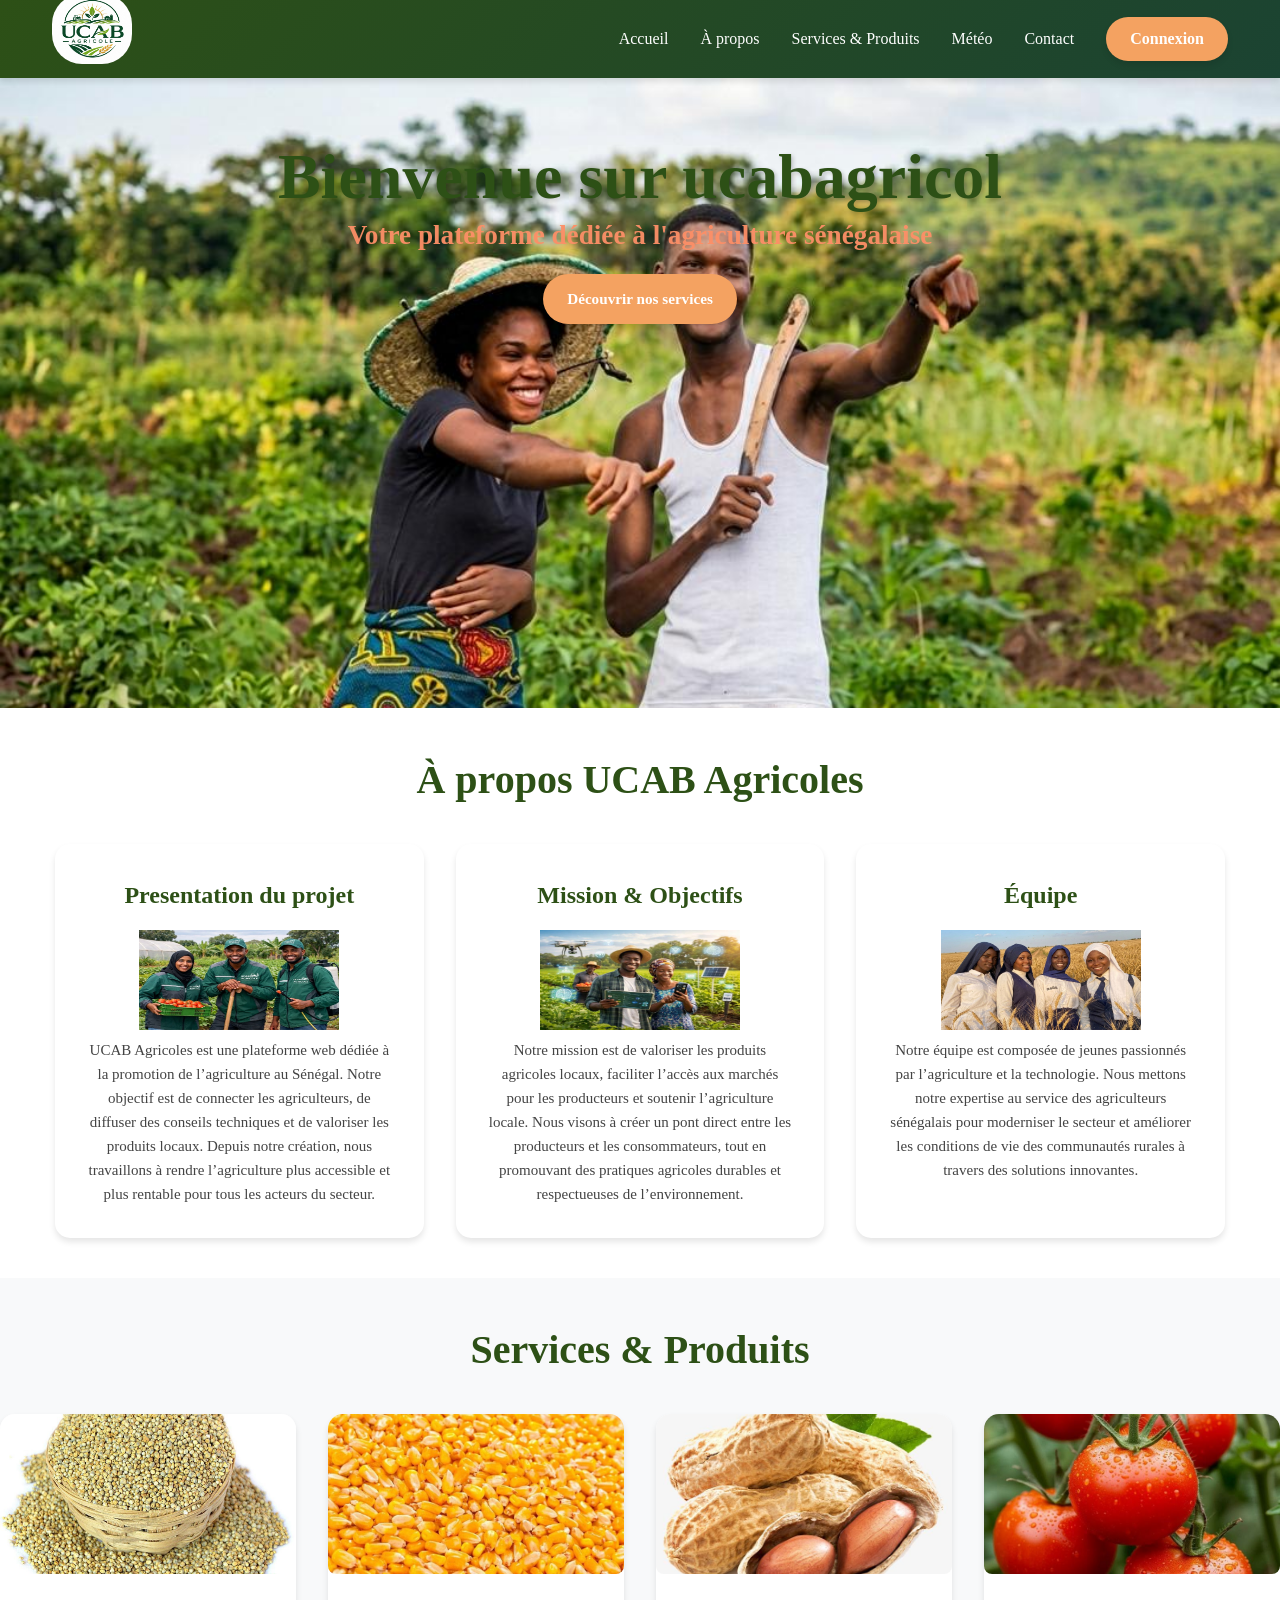
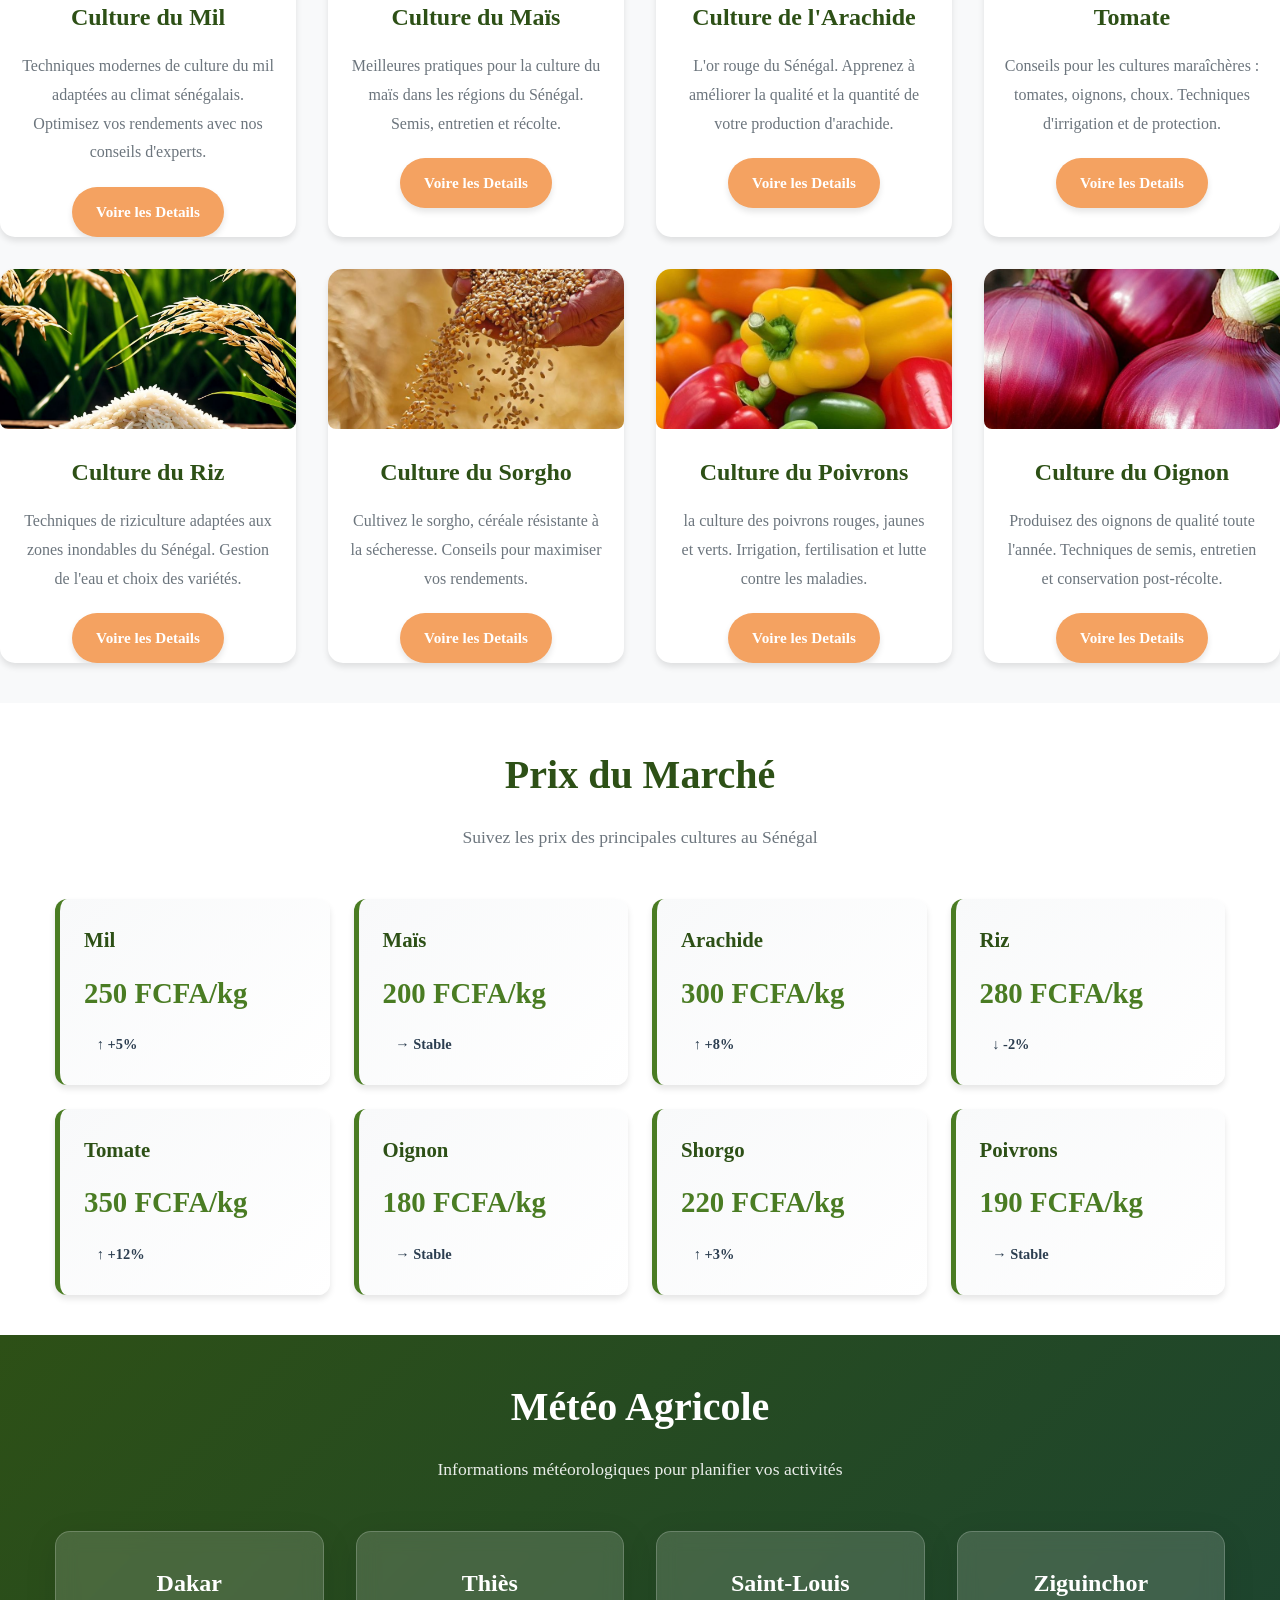
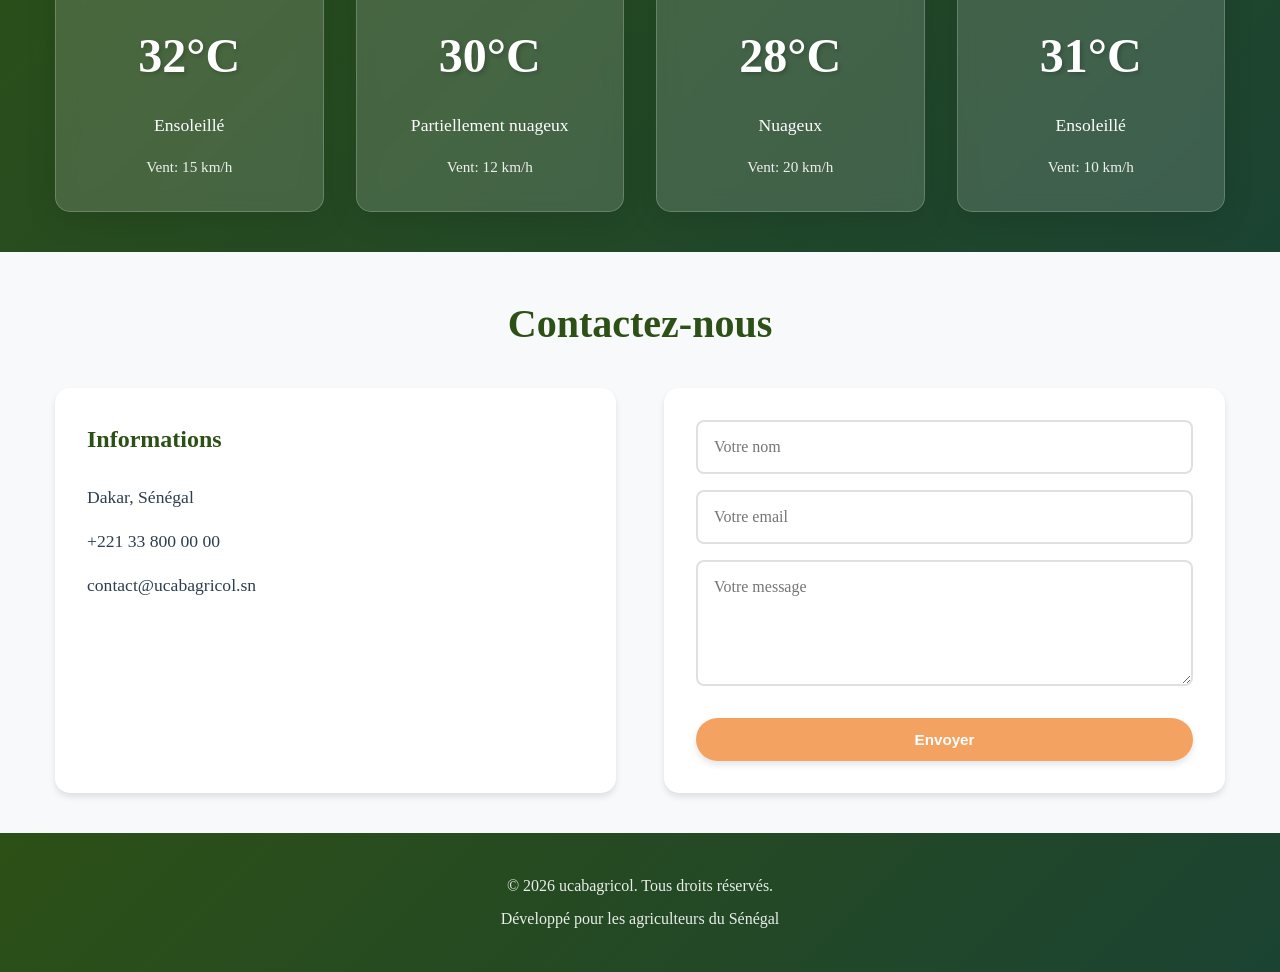
<file: index.html>
<!doctype html>
<html lang="fr">

<head>
  <meta charset="UTF-8" />
  <meta name="viewport" content="width=device-width, initial-scale=1.0" />
  <title>UCAB Agricole - Plateforme Agricole</title>
  <link rel="stylesheet" href="styles.css" />
</head>

<body>
  <header>
    <div class="container">
      <div class="logo">
        <h1><img src="images/logo.jpeg" alt=""></h1>

      </div>
      <nav>
        <ul>
          <li><a href="#accueil">Accueil</a></li>
          <li><a href="#a-propos">À propos</a></li>
          <li><a href="#Produits">Services & Produits</a></li>
          <li><a href="#meteo">Météo</a></li>
          <li><a href="#contact">Contact</a></li>
          <li><a href="connexion.html" class="btn-connexion">Connexion</a></li>
        </ul>
      </nav>
    </div>
  </header>

  <section id="accueil" class="hero">
    <div class="container">
      <h1>Bienvenue sur ucabagricol</h1>
      <h2 class="noir">Votre plateforme dédiée à l'agriculture sénégalaise</h2>
      <a href="#Produits" class="btn">Découvrir nos services</a>
    </div>
  </section>

  <!-- section apropos  -->
  <section id="a-propos" class="a-propos">
    <div class="container">
      <h2>À propos UCAB Agricoles</h2>
      <div class="cards">
        <div class="card">

          <h3>Presentation du projet</h3>
          <div class="img_apropos"></div>
          <img class="img_presentation" src="images/presentasion.jpeg" alt="">
          <p>
            UCAB Agricoles est une plateforme web dédiée à la promotion de l’agriculture au Sénégal. Notre objectif est
            de connecter les agriculteurs, de diffuser des conseils techniques et de valoriser les produits locaux.
            Depuis notre création, nous travaillons à rendre l’agriculture plus accessible et plus rentable pour tous
            les acteurs du secteur.
          </p>
        </div>
        <div class="card">
          <h3> Mission & Objectifs</h3>
          <img class="img_miss" src="images/mission.jpeg" alt="">

          <p>
            Notre mission est de valoriser les produits agricoles locaux, faciliter l’accès aux marchés pour les
            producteurs et soutenir l’agriculture locale. Nous visons à créer un pont direct entre les producteurs et
            les consommateurs, tout en promouvant des pratiques agricoles durables et respectueuses de l’environnement.
          </p>
        </div>
        <div class="card">
          <h3>Équipe</h3>
          <img class="img_EQUIPE" src="images/equipe.jpeg" alt="">

          <p>
            Notre équipe est composée de jeunes passionnés par l’agriculture et la technologie. Nous mettons notre
            expertise au service des agriculteurs sénégalais pour moderniser le secteur et améliorer les conditions de
            vie des communautés rurales à travers des solutions innovantes.
          </p>
        </div>

      </div>
  </section>


  <!--Section 2 SERVICE ET PRODUIT -->

  <section id="Produits" class="Produits">
    <!-- <div class="container"> -->
    <div class="services">
      <h2>Services & Produits</h2>
      <div class="cards">
        <div class="card">
          <img class="class" src="images/mil.jpeg" alt="">
          <h3>Culture du Mil</h3>
          <p>
            Techniques modernes de culture du mil adaptées au climat
            sénégalais. Optimisez vos rendements avec nos conseils d'experts.
          </p>
          <div class="Produits-cta">
            <a href="pages detail/mill.html" class="btn">Voire les Details</a>
          </div>
        </div>
        <div class="card">
          <img class="class" src="images/mais.jpeg" alt="">
          <h3>Culture du Maïs</h3>
          <p>
            Meilleures pratiques pour la culture du maïs dans les régions du
            Sénégal. Semis, entretien et récolte.
          </p>
          <div class="Produits-cta">
            <a href="pages detail/mais.html" class="btn">Voire les Details</a>
          </div>
        </div>
        <div class="card">
          <img class="class" src="images/gerte.jpeg" alt="">
          <h3>Culture de l'Arachide</h3>
          <p>
            L'or rouge du Sénégal. Apprenez à améliorer la qualité et la
            quantité de votre production d'arachide.
          </p>
          <div class="Produits-cta">
            <a href="pages detail/guerte.html" class="btn">Voire les Details</a>
          </div>
        </div>
        <div class="card">
          <img class="class" src="images/tomate.jpeg" alt="">
          <h3>Tomate</h3>
          <p>
            Conseils pour les cultures maraîchères : tomates, oignons, choux.
            Techniques d'irrigation et de protection.
          </p>
          <div class="Produits-cta">
            <a href="pages detail/tomat.html" class="btn">Voire les Details</a>
          </div>
        </div>
        <div class="card">
          <img class="class" src="images/riz.jpeg" alt="">
          <h3>Culture du Riz</h3>
          <p>
            Techniques de riziculture adaptées aux zones inondables du
            Sénégal. Gestion de l'eau et choix des variétés.
          </p>
          <div class="Produits-cta">
            <a href="pages detail/riz.html" class="btn">Voire les Details</a>
          </div>
        </div>
        <div class="card">
          <img class="class" src="images/bele.jpeg" alt="">
          <h3>Culture du Sorgho</h3>
          <p>
            Cultivez le sorgho, céréale résistante à la sécheresse. Conseils
            pour maximiser vos rendements.
          </p>
          <div class="Produits-cta">
            <a href="pages detail/blai.html" class="btn">Voire les Details</a>
          </div>
        </div>

        <div class="card">
          <img class="class" src="images/kane salte.jpeg" alt="">
          <h3>Culture du Poivrons</h3>
          <p>
            la culture des poivrons rouges,
            jaunes et verts. Irrigation,
            fertilisation et lutte contre les maladies.
          </p>
          <div class="Produits-cta">
            <a href="pages detail/poivron.html " class="btn">Voire les Details</a>
          </div>
        </div>

        <div class="card">
          <img class="class" src="images/oigno.jpeg" alt="">
          <h3>Culture du Oignon</h3>
          <p>
            Produisez des oignons de qualité toute l'année. Techniques de semis, entretien et conservation post-récolte.
          </p>
          <div class="Produits-cta">
            <a href="pages detail/oignon.html" class="btn">Voire les Details</a>
          </div>
        </div>


      </div>

    </div>
  </section>


  <section id="marche" class="marche">
    <div class="container">
      <h2>Prix du Marché</h2>
      <p class="section-subtitle">
        Suivez les prix des principales cultures au Sénégal
      </p>
      <div class="prix-grid">
        <div class="prix-item">
          <h4>Mil</h4>
          <p class="prix">250 FCFA/kg</p>
          <span class="tendance">↑ +5%</span>
        </div>
        <div class="prix-item">
          <h4>Maïs</h4>
          <p class="prix">200 FCFA/kg</p>
          <span class="tendance">→ Stable</span>
        </div>
        <div class="prix-item">
          <h4>Arachide</h4>
          <p class="prix">300 FCFA/kg</p>
          <span class="tendance">↑ +8%</span>
        </div>
        <div class="prix-item">
          <h4>Riz</h4>
          <p class="prix">280 FCFA/kg</p>
          <span class="tendance">↓ -2%</span>
        </div>
        <div class="prix-item">
          <h4>Tomate</h4>
          <p class="prix">350 FCFA/kg</p>
          <span class="tendance">↑ +12%</span>
        </div>
        <div class="prix-item">
          <h4>Oignon</h4>
          <p class="prix">180 FCFA/kg</p>
          <span class="tendance">→ Stable</span>
        </div>
        <div class="prix-item">
          <h4>Shorgo</h4>
          <p class="prix">220 FCFA/kg</p>
          <span class="tendance">↑ +3%</span>
        </div>
        <div class="prix-item">
          <h4>Poivrons</h4>
          <p class="prix">190 FCFA/kg</p>
          <span class="tendance">→ Stable</span>
        </div>
      </div>
    </div>
  </section>

  <section id="meteo" class="meteo">
    <div class="container">
      <h2>Météo Agricole</h2>
      <p class="section-subtitle">
        Informations météorologiques pour planifier vos activités
      </p>
      <div class="meteo-cards">
        <div class="meteo-card">
          <h3>Dakar</h3>
          <div class="temperature">32°C</div>
          <p> Ensoleillé</p>
          <span class="vent">Vent: 15 km/h</span>
        </div>
        <div class="meteo-card">
          <h3>Thiès</h3>
          <div class="temperature">30°C</div>
          <p> Partiellement nuageux</p>
          <span class="vent">Vent: 12 km/h</span>
        </div>
        <div class="meteo-card">
          <h3>Saint-Louis</h3>
          <div class="temperature">28°C</div>
          <p> Nuageux</p>
          <span class="vent">Vent: 20 km/h</span>
        </div>
        <div class="meteo-card">
          <h3>Ziguinchor</h3>
          <div class="temperature">31°C</div>
          <p> Ensoleillé</p>
          <span class="vent">Vent: 10 km/h</span>
        </div>
      </div>
    </div>
  </section>

  <section id="contact" class="contact">
    <div class="container">
      <h2>Contactez-nous</h2>
      <div class="contact-content">
        <div class="contact-info">
          <h3>Informations</h3>
          <p> Dakar, Sénégal</p>
          <p> +221 33 800 00 00</p>
          <p> contact@ucabagricol.sn</p>
        </div>
        <form class="contact-form">
          <input type="text" placeholder="Votre nom" required />
          <input type="email" placeholder="Votre email" required />
          <textarea placeholder="Votre message" rows="5" required></textarea>
          <button type="submit" class="btn">Envoyer</button>
        </form>
      </div>
    </div>
  </section>

  <footer>
    <div class="container">
      <p>&copy; 2026 ucabagricol. Tous droits réservés.</p>
      <p>Développé pour les agriculteurs du Sénégal</p>
    </div>
  </footer>
</body>

</html>
</file>
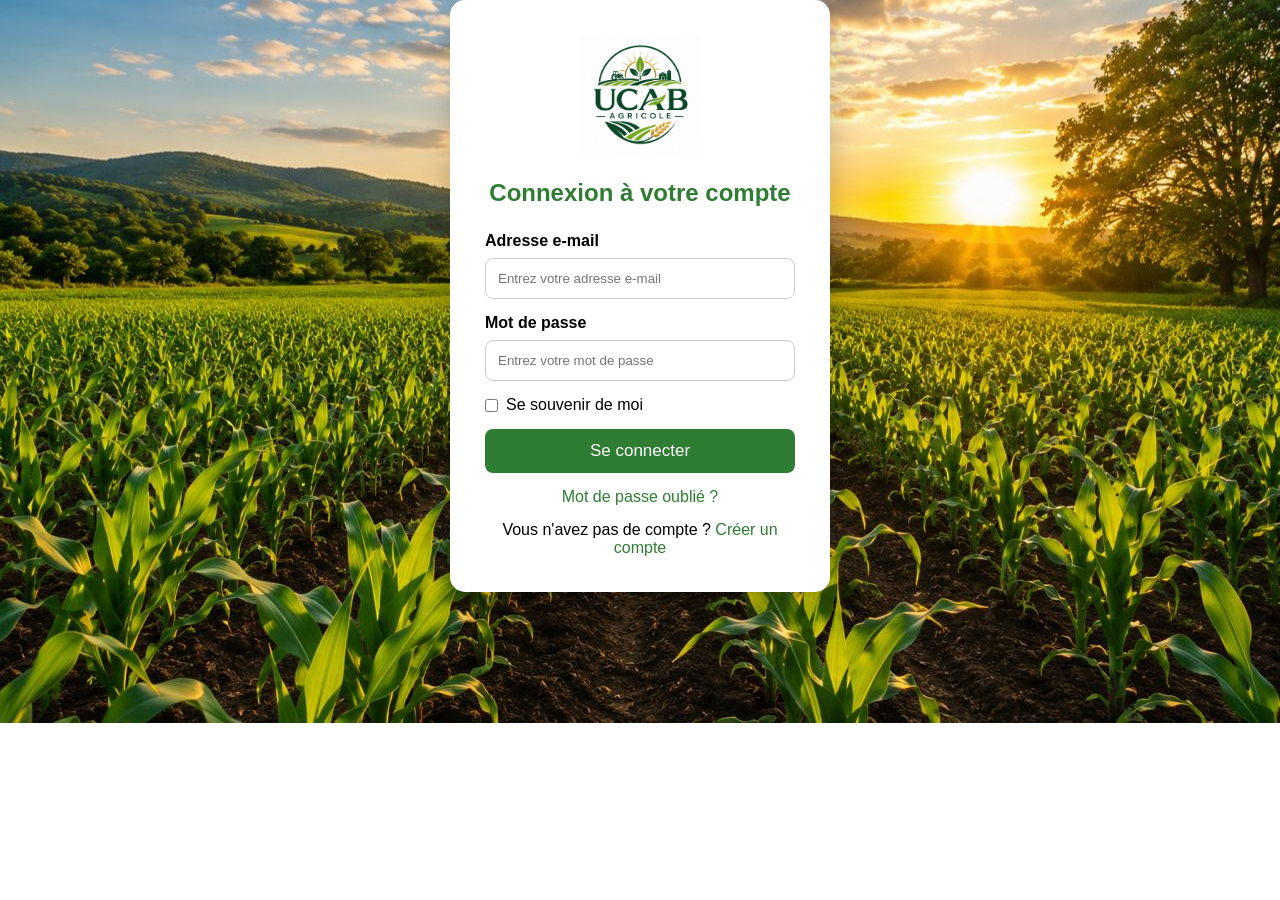
<file: connexion.html>
<!DOCTYPE html>
<html lang="en">

<head>
    <meta charset="UTF-8">
    <meta name="viewport" content="width=device-width, initial-scale=1.0">
    <title>Connexion - UCAB Agricole</title>
    <link rel="stylesheet" href="connexion.css">
</head>

<body>

    <div class="login-container">

        <img src="./images/logo.jpeg" alt="Logo UCAB Agricole" class="logo">

        <h2>Connexion à votre compte</h2>

        <form>
            <label>Adresse e-mail</label>
            <input type="email" placeholder="Entrez votre adresse e-mail" required>

            <label>Mot de passe</label>
            <input type="password" placeholder="Entrez votre mot de passe" required>

            <div class="remember">
                <input type="checkbox">
                <span>Se souvenir de moi</span>
            </div>

            <button type="submit">Se connecter</button>

            <a href="#">Mot de passe oublié ?</a>

            <p>Vous n'avez pas de compte ? <a href="#">Créer un compte</a></p>
        </form>

    </div>

</body>

</html>
</file>
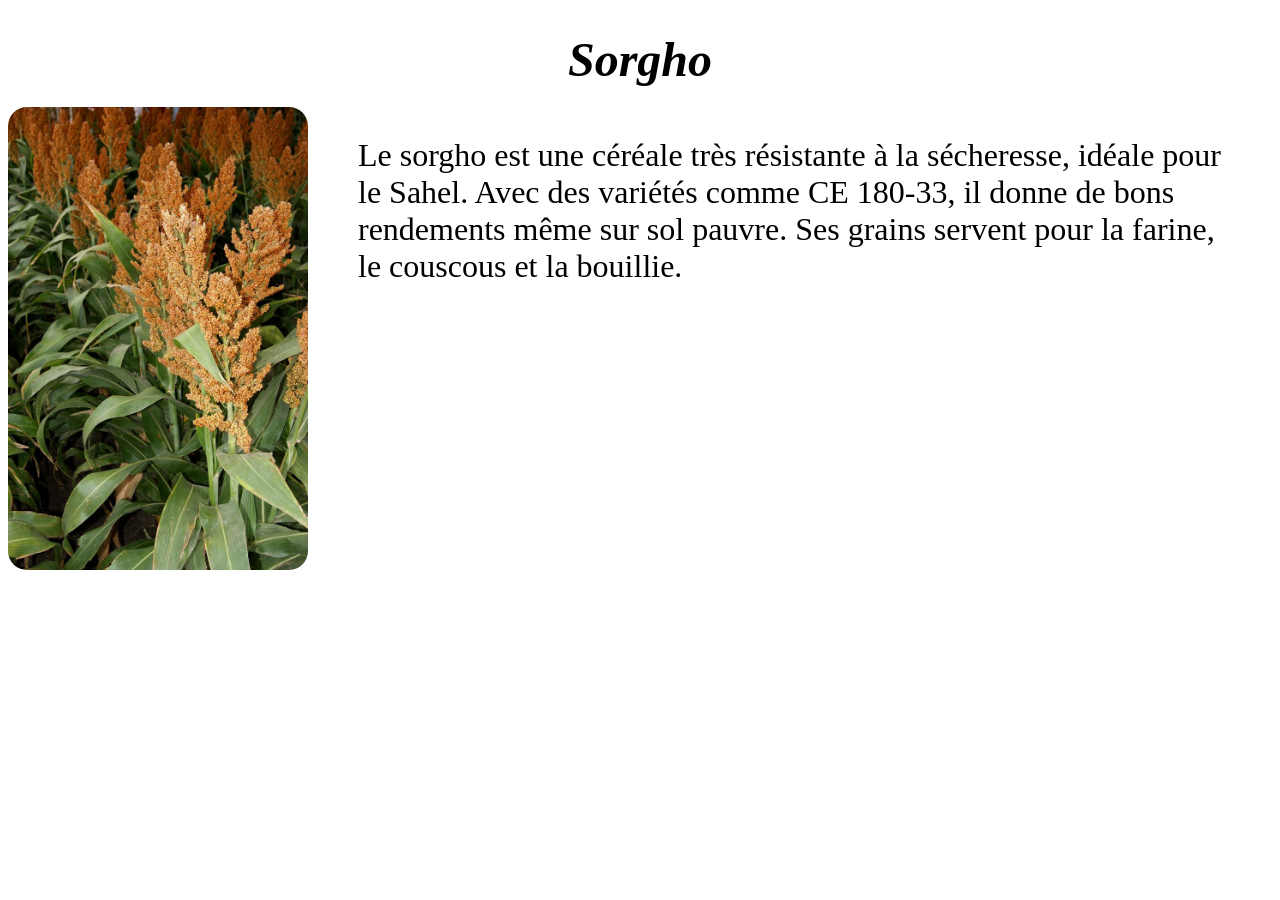
<file: pages detail/blai.html>
<!DOCTYPE html>
<html lang="fr">

<head>
    <meta charset="UTF-8">
    <meta name="viewport" content="width=device-width, initial-scale=1.0">
    <title>Sorgho - UCAB Agricole</title>
    <link rel="stylesheet" href="detail.css">
</head>

<body>
    <div class="sorgho">
        <h1>Sorgho</h1>
        <div class="content">
            <img src="../images/Baile.jpeg" alt="">
            <p class="description">
                Le sorgho est une céréale très résistante à la sécheresse, idéale pour le Sahel.
                Avec des variétés comme CE 180-33, il donne de bons rendements même sur sol pauvre.
                Ses grains servent pour la farine, le couscous et la bouillie.
            </p>
        </div>
    </div>

</body>

</html>
</file>
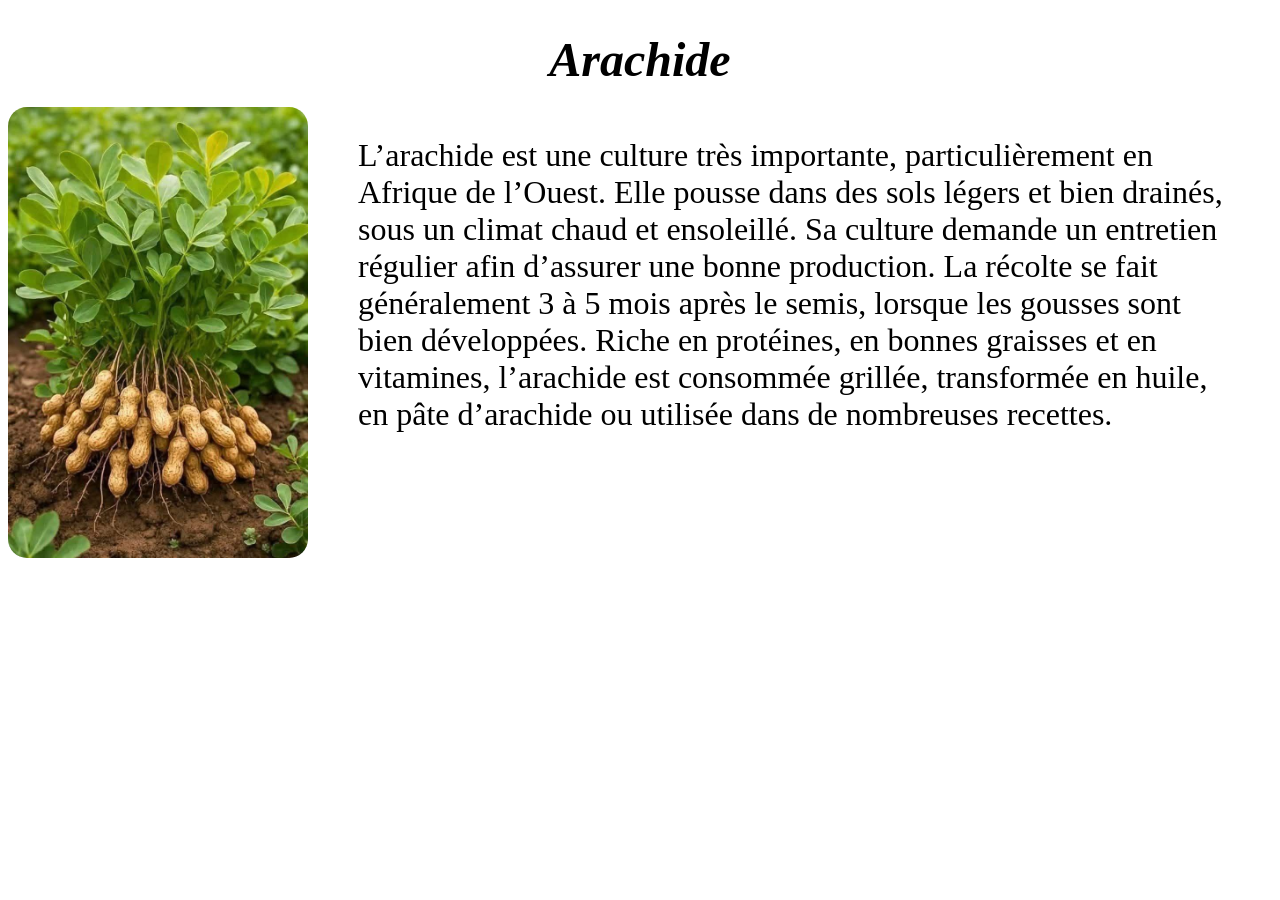
<file: pages detail/guerte.html>
<!DOCTYPE html>
<html lang="fr">

<head>
    <meta charset="UTF-8">
    <meta name="viewport" content="width=device-width, initial-scale=1.0">
    <title>Arachide - UCAB Agricole</title>
    <link rel="stylesheet" href="detail.css">
</head>

<body>
    <div class="arachite">
        <h1>Arachide</h1>
        <div class="content">
            <img src="../images/guerte.jpeg" alt="">
            <p>
                L’arachide est une culture très importante,
                particulièrement en Afrique de l’Ouest.
                Elle pousse dans des sols légers et bien drainés,
                sous un climat chaud et ensoleillé.
                Sa culture demande un entretien régulier afin d’assurer une bonne production. La récolte se fait
                généralement 3 à 5 mois après le semis, lorsque les gousses sont bien développées. Riche en protéines,
                en bonnes graisses et en vitamines, l’arachide est consommée grillée, transformée en huile,
                en pâte d’arachide ou utilisée dans de nombreuses recettes.
            </p>
        </div>
    </div>
</body>

</html>
</file>
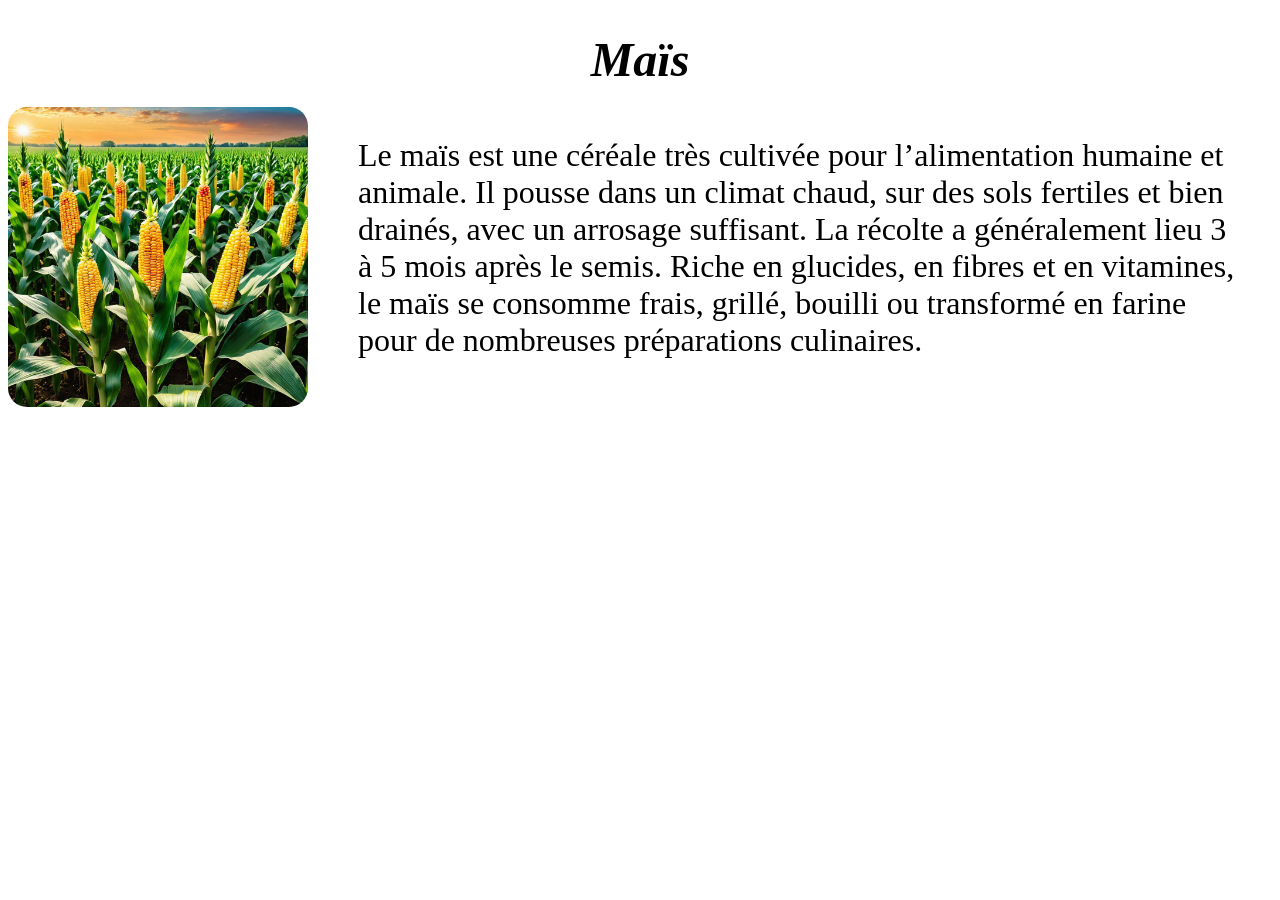
<file: pages detail/mais.html>
<!DOCTYPE html>
<html lang="fr">

<head>
    <meta charset="UTF-8">
    <meta name="viewport" content="width=device-width, initial-scale=1.0">
    <title>Maïs - UCAB Agricole</title>
    <link rel="stylesheet" href="detail.css">
</head>

<body>
    <div class="maïs">
        <h1>Maïs</h1>
        <div class="content">
            <img src="../images/maise.jpeg" alt="">
            <p>
                Le maïs est une céréale très cultivée pour l’alimentation humaine et animale. Il pousse dans un climat
                chaud, sur des sols fertiles et bien drainés, avec un arrosage suffisant. La récolte a généralement lieu
                3 à 5 mois après le semis. Riche en glucides, en fibres et en vitamines, le maïs se consomme frais,
                grillé, bouilli ou transformé en farine pour de nombreuses préparations culinaires.
            </p>
        </div>

    </div>
</body>

</html>
</file>
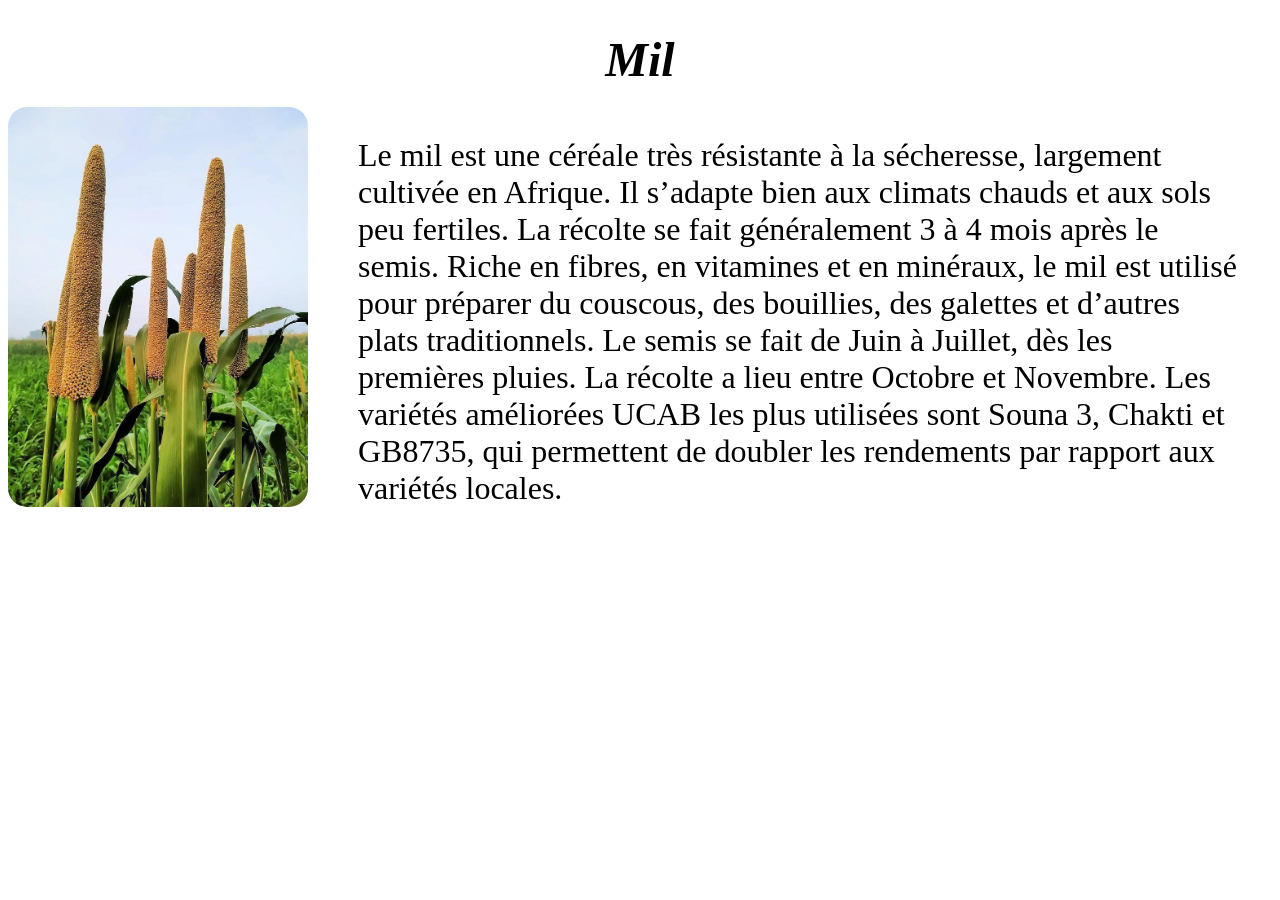
<file: pages detail/mill.html>
<!DOCTYPE html>
<html lang="fr">

<head>
    <meta charset="UTF-8">
    <meta name="viewport" content="width=device-width, initial-scale=1.0">
    <title>Mil - UCAB Agricole</title>
    <link rel="stylesheet" href="detail.css">
</head>

<body>
    <div class="mil">
        <h1>Mil</h1>
        <div class="content">
            <img src="../images/Mill.jpeg" alt="">
            <p>
                Le mil est une céréale très résistante à la sécheresse,
                largement cultivée en Afrique. Il s’adapte bien aux climats chauds
                et aux sols peu fertiles. La récolte se fait généralement 3 à 4 mois après le semis.
                Riche en fibres, en vitamines et en minéraux, le mil est utilisé pour préparer du couscous,
                des bouillies, des galettes et d’autres plats traditionnels.


                Le semis se fait de Juin à Juillet, dès les premières pluies.
                La récolte a lieu entre Octobre et Novembre. Les variétés améliorées UCAB les plus utilisées sont
                Souna 3, Chakti et GB8735, qui permettent de doubler les rendements par rapport aux variétés locales.

            </p>
        </div>
    </div>
</body>

</html>
</file>
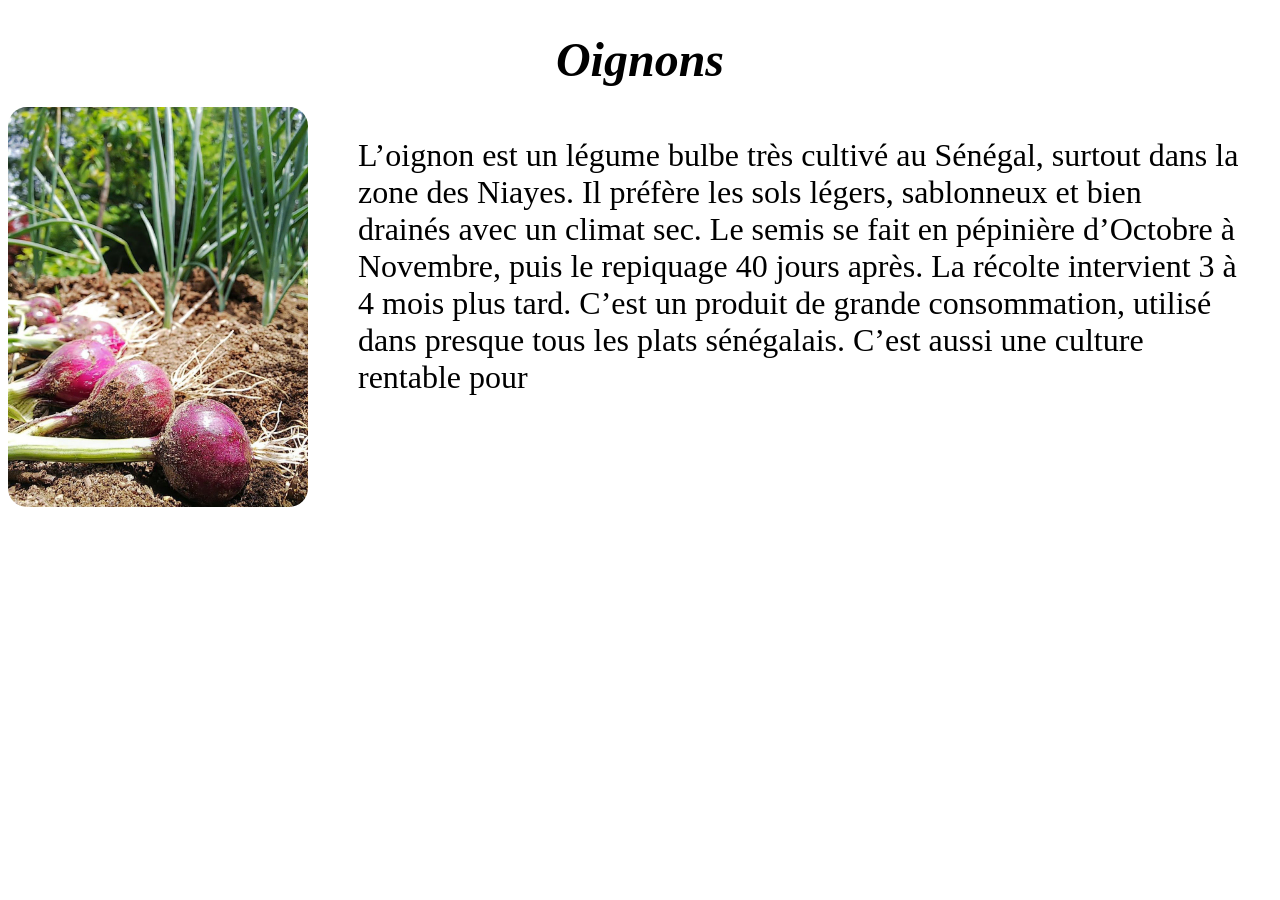
<file: pages detail/oignon.html>
<!DOCTYPE html>
<html lang="fr">

<head>
    <meta charset="UTF-8">
    <meta name="viewport" content="width=device-width, initial-scale=1.0">
    <title>Oignons - UCAB Agricole</title>
    <link rel="stylesheet" href="detail.css">
</head>

<body>
    <div class="oignons">
        <h1>Oignons</h1>
        <div class="content">
            <img src="../images/oignos.jpeg" alt="">
            <p class="description">
                L’oignon est un légume bulbe très cultivé au Sénégal, surtout dans la zone des Niayes.
                Il préfère les sols légers, sablonneux et bien drainés avec un climat sec.

                Le semis se fait en pépinière d’Octobre à Novembre, puis le repiquage 40 jours après.
                La récolte intervient 3 à 4 mois plus tard.

                C’est un produit de grande consommation, utilisé dans presque tous les plats sénégalais.
                C’est aussi une culture rentable pour
            </p>
        </div>
    </div>

</body>

</html>
</file>
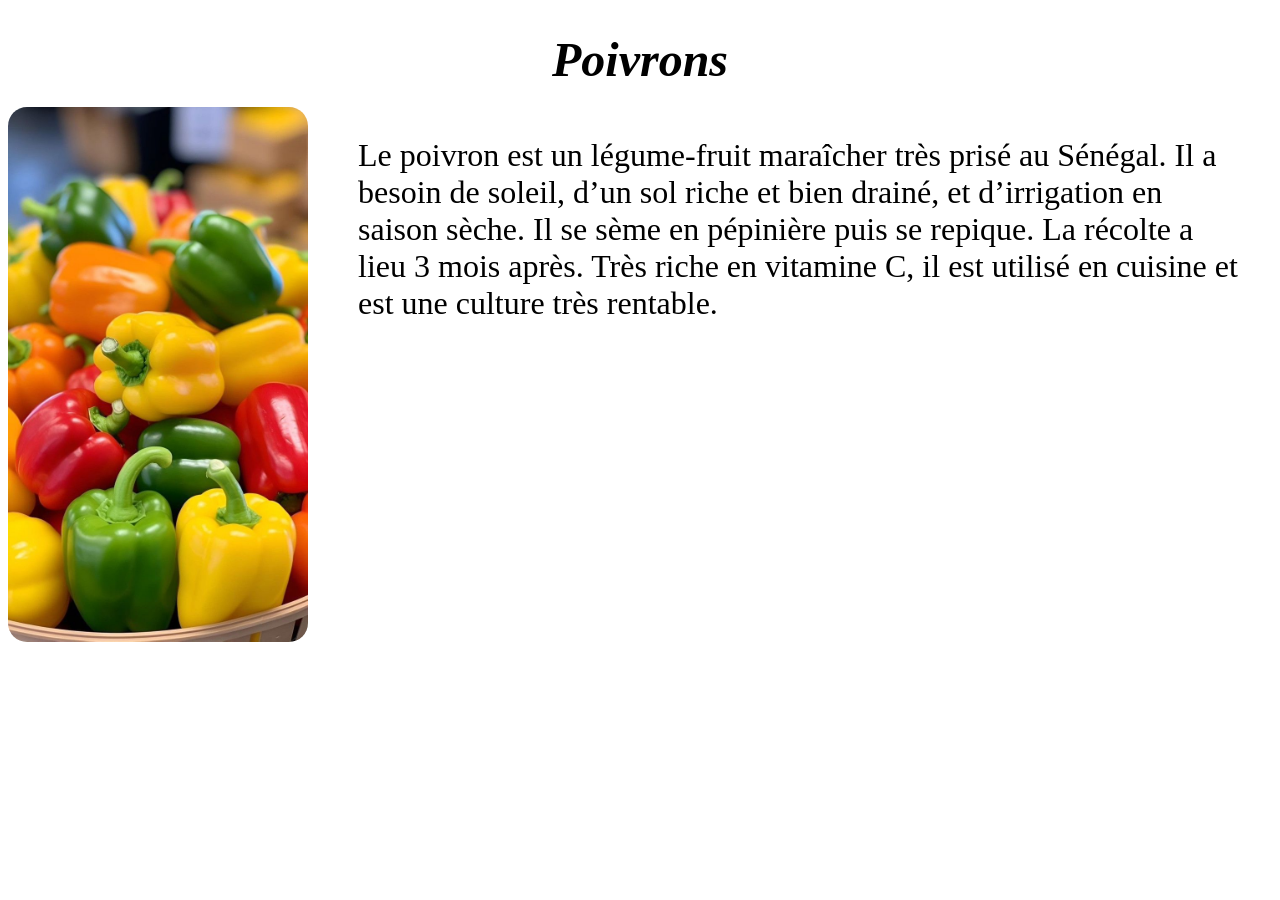
<file: pages detail/poivron.html>
<!DOCTYPE html>
<html lang="fr">

<head>
    <meta charset="UTF-8">
    <meta name="viewport" content="width=device-width, initial-scale=1.0">
    <title>Poivrons - UCAB Agricole</title>
    <link rel="stylesheet" href="detail.css">
</head>

<body>
    <div class="mil">
        <h1>Poivrons</h1>
        <div class="content">
            <img src="../images/kane salte.jpeg" alt="">
            <p>
                Le poivron est un légume-fruit maraîcher très prisé au Sénégal.
                Il a besoin de soleil, d’un sol riche et bien drainé, et d’irrigation en saison sèche.

                Il se sème en pépinière puis se repique. La récolte a lieu 3 mois après.
                Très riche en vitamine C, il est utilisé en cuisine et est une culture très rentable.

            </p>
        </div>
    </div>
</body>

</html>
</file>
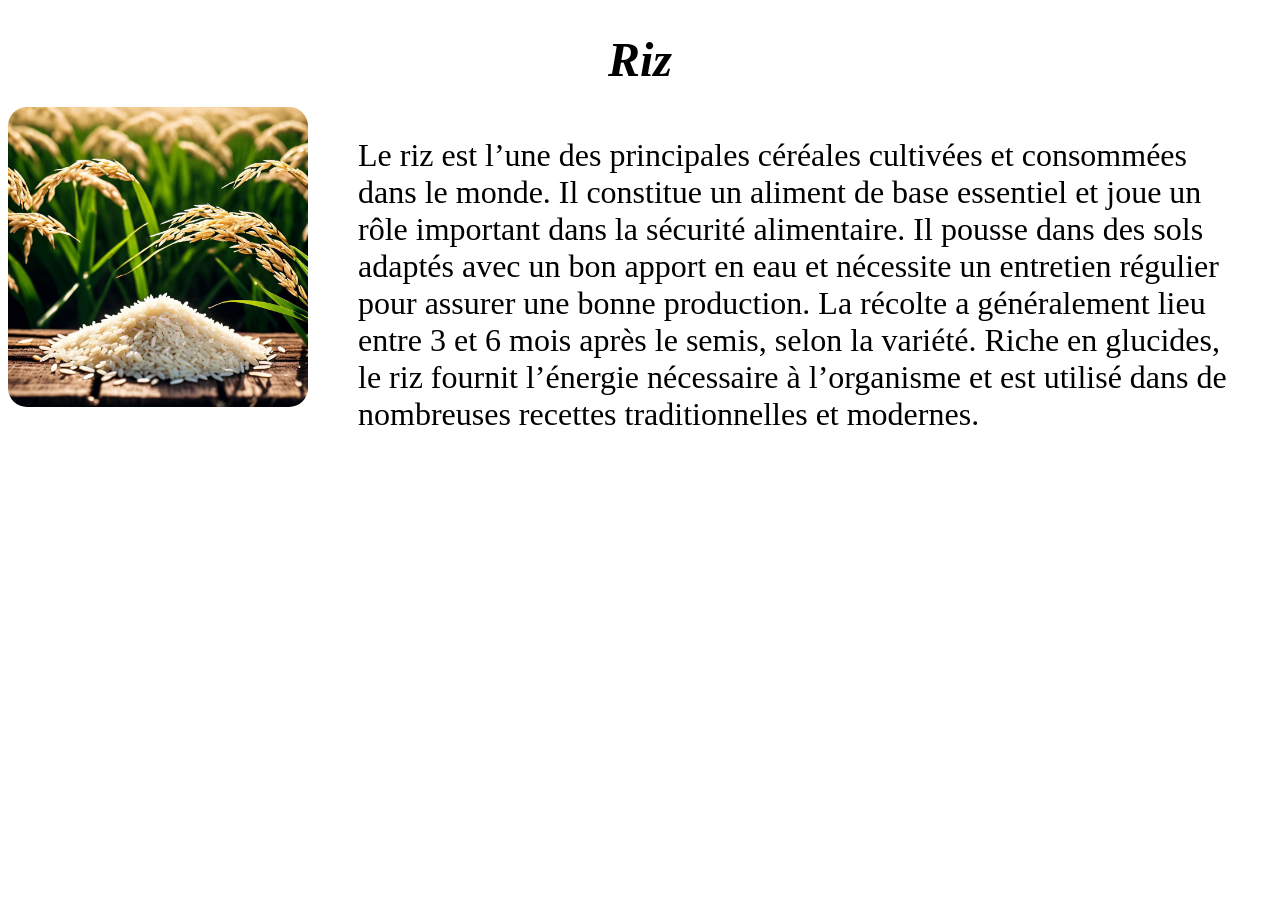
<file: pages detail/riz.html>
<!DOCTYPE html>
<html lang="fr">

<head>
    <meta charset="UTF-8">
    <meta name="viewport" content="width=device-width, initial-scale=1.0">
    <title>Riz - UCAB Agricole</title>
    <link rel="stylesheet" href="detail.css">
</head>

<body>
    <div class="riz">
        <h1>Riz </h1>
        <div class="content">
            <img src="../images/riz.jpeg" alt="">
            <p> Le riz est l’une des principales céréales cultivées et consommées dans le monde. Il constitue un aliment
                de base essentiel et joue un rôle important dans la sécurité alimentaire. Il pousse dans des sols
                adaptés avec un bon apport en eau et nécessite un entretien régulier pour assurer une bonne production.
                La récolte a généralement lieu entre 3 et 6 mois après le semis, selon la variété. Riche en glucides, le
                riz fournit l’énergie nécessaire à l’organisme
                et est utilisé dans de nombreuses recettes traditionnelles et modernes.
            </p>
        </div>
    </div>

</body>

</html>
</file>
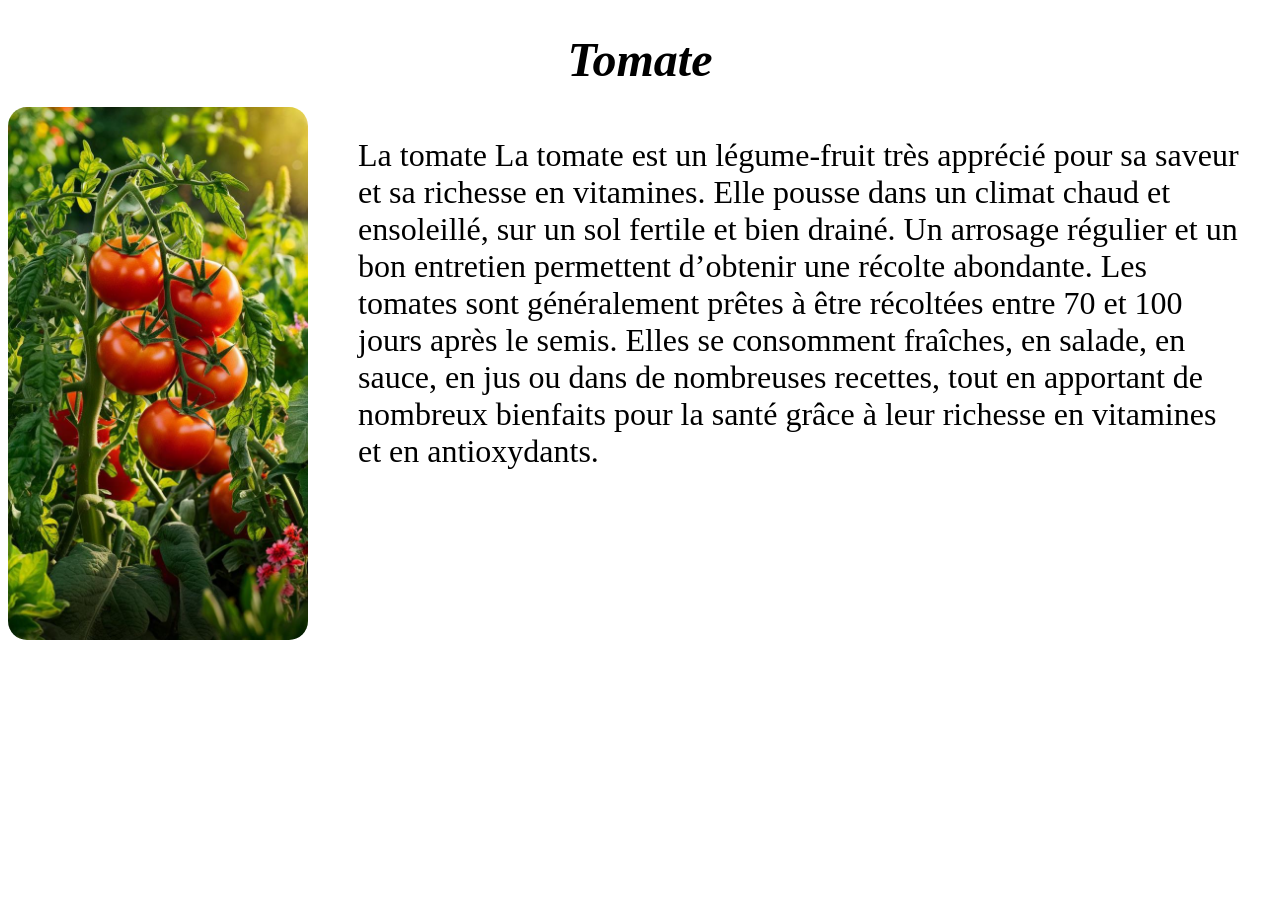
<file: pages detail/tomat.html>
<!DOCTYPE html>
<html lang="fr">

<head>
    <meta charset="UTF-8">
    <meta name="viewport" content="width=device-width, initial-scale=1.0">
    <title>Tomate - UCAB Agricole</title>
    <link rel="stylesheet" href="detail.css">
</head>

<body>
    <div class="tomate">
        <h1>Tomate</h1>
        <div class="content">
            <img class="tomate" src="../images/Tomater.jpeg" alt="">
            <p class="description">
                La tomate

                La tomate est un légume-fruit très apprécié pour sa saveur et sa richesse en vitamines.
                Elle pousse dans un climat chaud et ensoleillé,
                sur un sol fertile et bien drainé. Un arrosage
                régulier et un bon entretien permettent d’obtenir
                une récolte abondante. Les tomates sont généralement prêtes à être récoltées entre 70 et 100 jours après
                le semis. Elles se consomment fraîches, en salade, en sauce, en jus ou dans de nombreuses recettes, tout
                en apportant de nombreux bienfaits pour la santé grâce à leur richesse en vitamines et en antioxydants.
            </p>
        </div>

    </div>
</body>

</html>
</file>
<file: styles.css>
/* Reset et styles de base */
* {
    margin: 0;
    padding: 0;
    box-sizing: border-box;
}

:root {
    --primary-color: #2d5016;
    --secondary-color: #4a7c23;
    --accent-color: #f4a261;
    --light-green: #90be6d;
    --dark-green: #1b4332;
    --white: #ffffff;
    --light-gray: #f8f9fa;
    --text-dark: #2c3e50;
    --text-light: #6c757d;
    --shadow: 0 4px 6px rgba(0, 0, 0, 0.1);
    --shadow-hover: 0 8px 15px rgba(0, 0, 0, 0.2);
}

body {
    /* font-family: 'Segoe UI', Tahoma, Geneva, Verdana, sans-serif; */
    font-family: 'Times New Roman', Times, serif;
    line-height: 1.6;
    color: var(--text-dark);
    background-color: var(--white);
    width: 100%;
    overflow-x: hidden;

}

.container {
    max-width: 1200px;
    margin: 0 auto;
    padding: 0 20px;
}

/* Header et navigation */
header {


    position: sticky;
    top: 0;
    z-index: 1000;
    background: #1a1a2e;
    background: linear-gradient(135deg, var(--primary-color), var(--dark-green));
    color: var(--white);
    padding: 1.5rem 0;
    box-shadow: var(--shadow);
    position: sticky;
    top: 0;
    z-index: 1000;


}

header .container {
    display: flex;
    justify-content: space-between;
    align-items: center;
    margin-top: -30px;
    margin-bottom: -30px;
    padding: 0 12px;

}

.noir {
    color: rgb(253, 143, 103);
    margin-top: -30px;



}

.logo h1 img {
    font-size: 2rem;
    margin-bottom: 0.3rem;
    width: 80px;
    height: 70px;
    margin-left: 0;
    border-radius: 30px;
}



nav ul {
    list-style: none;
    display: flex;
    gap: 2rem;
    align-items: center;
    flex-wrap: nowrap;
}

nav ul li {
    white-space: nowrap;
    /* éviter le retour à la ligne des liens */
}

nav ul li {
    margin-top: 0;
}

nav a {
    color: var(--white);
    text-decoration: none;
    font-weight: 500;
    transition: color 0.3s ease;
    padding: 0.5rem 0;
    border-bottom: 2px solid transparent;
}

nav a:hover {
    color: var(--accent-color);
    border-bottom-color: var(--accent-color);
}

.btn-connexion {
    background: var(--accent-color);
    color: var(--white);
    padding: 0.6rem 1.5rem;
    border-radius: 50px;
    font-weight: 600;
    transition: all 0.3s ease;
    box-shadow: var(--shadow);
    border: none;
    cursor: pointer;
    text-decoration: none;
    display: inline-block;
}

.btn-connexion:hover {
    background: #e76f51;
    transform: translateY(-2px);
    box-shadow: var(--shadow-hover);
    color: var(--white);
    border-bottom-color: transparent;
}

/* Section Hero */
.hero {

    color: var(--white);
    padding: 5rem 0;
    text-align: center;
    background-image: url(images/back.jpeg);
    width: 100%;
    min-height: 70vh;
    background-size: cover;
    background-position: center;

}

.hero h1 {
    font-size: clamp(2rem, 5vw, 5rem);
    margin-bottom: 1rem;
    text-shadow: 2px 2px 4px rgba(0, 0, 0, 0.2);
    color: #2d5016;
}

.hero h2 {
    font-size: clamp(1rem, 2.5vw, 1.7rem);
    opacity: 0.95;
    margin-bottom: 1rem;
}

.btn {
    display: inline-block;
    background: var(--accent-color);
    color: var(--white);
    padding: 1rem 2rem;
    text-decoration: none;
    border-radius: 50px;
    font-weight: 600;
    transition: all 0.3s ease;
    box-shadow: var(--shadow);
    border: none;
    cursor: pointer;
    font-size: 1rem;


}

.btn:hover {
    background: #e76f51;
    transform: translateY(-2px);
    box-shadow: var(--shadow-hover);

}


/* RESPONSIVE TABLET ET MOBILE */
@media (max-width: 768px) {

    /* Header responsive */
    header .container {
        flex-direction: column;
        gap: 1rem;
        margin-top: 0;
        margin-bottom: 0;
    }

    .logo h1 img {
        margin-left: 0;
        width: 60px;
        height: 50px;
    }

    nav ul {
        gap: 1rem;
        flex-wrap: wrap;
        justify-content: center;
    }

    nav a {
        font-size: 0.9rem;
        padding: 0.5rem 0.7rem;
    }


    /* Adaptations intermédiaires pour tablettes / petits PC */
    @media (max-width: 1024px) {
        .container {
            padding: 0 18px;
        }

        nav ul {
            gap: 1rem;
        }
    }

    /* Très petits écrans : empiler le menu */
    @media (max-width: 600px) {
        nav ul {
            flex-direction: column;
            gap: 0.5rem;
            align-items: center;
        }

        header .container {
            align-items: center;
        }

        .btn {
            padding: 0.8rem 1.2rem;
        }
    }

    /* Grands écrans : limiter l'empattement et garantir lisibilité */
    @media (min-width: 1400px) {
        .container {
            max-width: 1400px;
        }

        .hero {
            padding: 6rem 0;
        }
    }

    .btn-connexion {
        padding: 0.5rem 1rem;
        font-size: 0.9rem;
    }

    /* Hero responsive */
    .hero {
        height: 60vh;
        padding: 2rem 0;
    }

    .hero h1 {
        font-size: 2rem;
        margin-bottom: 1rem;
    }

    .hero h2 {
        font-size: 1.2rem;
        margin-bottom: 1.5rem;
    }

    .btn {
        padding: 0.8rem 1.5rem;
        font-size: 0.9rem;
    }

    /* Sections */
    section h2 {
        font-size: 1.8rem;
    }

    .cards {
        grid-template-columns: 1fr;
        gap: 1.5rem;
    }

    .card {
        padding: 1.5rem;
    }
}

/* RESPONSIVE TRÈS PETIT ÉCRAN (< 480px) */
@media (max-width: 480px) {
    header .container {
        padding: 0 10px;
    }

    .logo h1 img {
        width: 50px;
        height: 40px;
    }

    nav ul {
        gap: 0.5rem;
        flex-direction: column;
        width: 100%;
    }

    nav a {
        display: block;
        text-align: center;
        padding: 0.5rem;
        font-size: 0.85rem;
    }

    .btn-connexion {
        width: 100%;
        text-align: center;
    }

    .hero {
        height: 50vh;
        padding: 1rem 0;
    }

    .hero h1 {
        font-size: 1.5rem;
    }

    .hero h2 {
        font-size: 1rem;
        margin-bottom: 1rem;
    }

    section h2 {
        font-size: 1.5rem;
    }

    .container {
        padding: 0 15px;
    }
}

/* Sections générales */
section {
    padding: 4rem 0;
}

section h2 {
    font-size: 2.5rem;
    text-align: center;
    margin-bottom: 1rem;
    color: var(--primary-color);
}

.section-subtitle {
    text-align: center;
    color: var(--text-light);
    font-size: 1.1rem;
    margin-bottom: 3rem;
}

.cards {
    display: grid;
    grid-template-columns: repeat(auto-fit, minmax(280px, 1fr));
    gap: 2rem;
    margin-top: 2rem;
}

.card {
    background: var(--white);
    padding: 2rem;
    border-radius: 15px;
    box-shadow: var(--shadow);
    transition: all 0.3s ease;
    text-align: center;
}

.card:hover {
    transform: translateY(-5px);
    box-shadow: var(--shadow-hover);
}


.card h3 {
    color: var(--primary-color);
    font-size: 1.5rem;
    margin-bottom: 1rem;

}

.card p {
    color: var(--text-light);
    line-height: 1.8;
}

/* Section À propos */
.apropos-apropos {
    background: linear-gradient(135deg, #f5f7fa 0%, #c3cfe2 100%);
}

.apropos-hero {
    background: linear-gradient(135deg, var(--primary-color), var(--dark-green));
    color: var(--white);
    padding: 5rem 0;
    text-align: center;
}

.a-propos-container {
    display: grid;
    grid-template-columns: repeat(auto-fit, minmax(300px, 1fr));
    gap: 30px;
    max-width: 1200px;
    margin: 0 auto;
}

.a-propos .card p {
    font-size: 15px;
    line-height: 1.6;
    color: #444;
    flex-grow: 1;
}

.img_presentation {
    width: 200px;
    height: 100px;

}

.img_miss {
    width: 200px;
    height: 100px;

}

.img_EQUIPE {
    width: 200px;
    height: 100px;
}


/* Section Produits*/
.Produits {
    background-color: var(--light-gray);
}

.class {
    width: 100px;
    height: 100px;
    border-radius: 60px;
}


.services .card img {
    width: 100%;
    height: 160px;
    object-fit: cover;
    border-radius: 8px;
    margin-bottom: 16px;
}

.services .card {
    padding: 0;
    overflow: hidden;
}

/* .services .card h3, */
.services .card p {
    padding: 0 20px 20px 20px;

}

/* Section Marché */
.marche {
    background-color: var(--white);
}

.prix-grid {
    display: grid;
    grid-template-columns: repeat(auto-fit, minmax(250px, 1fr));
    gap: 1.5rem;
    margin-top: 2rem;
}

.prix-item {
    background: linear-gradient(135deg, var(--light-gray), var(--white));
    padding: 1.5rem;
    border-radius: 12px;
    box-shadow: var(--shadow);
    border-left: 5px solid var(--secondary-color);
    transition: all 0.3s ease;
}

.prix-item:hover {
    transform: translateX(5px);
    box-shadow: var(--shadow-hover);
}

.prix-item h4 {
    color: var(--primary-color);
    font-size: 1.3rem;
    margin-bottom: 0.5rem;
}

.prix {
    font-size: 1.8rem;
    font-weight: bold;
    color: var(--secondary-color);
    margin: 0.8rem 0;
}

.tendance {
    display: inline-block;
    padding: 0.3rem 0.8rem;
    border-radius: 20px;
    font-size: 0.9rem;
    font-weight: 600;
}

.tendance:contains("↑") {
    background-color: #d4edda;
    color: #155724;
}

.tendance:contains("↓") {
    background-color: #f8d7da;
    color: #721c24;
}

.tendance:contains("→") {
    background-color: #fff3cd;
    color: #856404;
}

/* Section Météo */
.meteo {
    background: linear-gradient(135deg, var(--primary-color), var(--dark-green));
    color: var(--white);
}

.meteo h2 {
    color: var(--white);
}

.meteo .section-subtitle {
    color: rgba(255, 255, 255, 0.9);
}

.meteo-cards {
    display: grid;
    grid-template-columns: repeat(auto-fit, minmax(250px, 1fr));
    gap: 2rem;
    margin-top: 2rem;
}

.meteo-card {
    background: rgba(255, 255, 255, 0.15);
    backdrop-filter: blur(10px);
    padding: 2rem;
    border-radius: 15px;
    text-align: center;
    box-shadow: 0 8px 32px rgba(0, 0, 0, 0.1);
    border: 1px solid rgba(255, 255, 255, 0.2);
    transition: all 0.3s ease;
}

.meteo-card:hover {
    background: rgba(255, 255, 255, 0.25);
    transform: translateY(-5px);
}

.meteo-card h3 {
    font-size: 1.5rem;
    margin-bottom: 1rem;
}

.temperature {
    font-size: 3rem;
    font-weight: bold;
    margin: 1rem 0;
    text-shadow: 2px 2px 4px rgba(0, 0, 0, 0.2);
}

.meteo-card p {
    font-size: 1.1rem;
    margin: 0.5rem 0;
}

.vent {
    display: block;
    margin-top: 1rem;
    font-size: 0.95rem;
    opacity: 0.9;
}

/* Section Contact */
.contact {
    background-color: var(--light-gray);
}

.contact-content {
    display: grid;
    grid-template-columns: 1fr 1fr;
    gap: 3rem;
    margin-top: 2rem;
}

.contact-info {
    background: var(--white);
    padding: 2rem;
    border-radius: 15px;
    box-shadow: var(--shadow);
}

.contact-info h3 {
    color: var(--primary-color);
    font-size: 1.5rem;
    margin-bottom: 1.5rem;
}

.contact-info p {
    font-size: 1.1rem;
    margin: 1rem 0;
    color: var(--text-dark);
}

.contact-form {
    background: var(--white);
    padding: 2rem;
    border-radius: 15px;
    box-shadow: var(--shadow);
}

.contact-form input,
.contact-form textarea {
    width: 100%;
    padding: 1rem;
    margin-bottom: 1rem;
    border: 2px solid #e0e0e0;
    border-radius: 8px;
    font-size: 1rem;
    font-family: inherit;
    transition: border-color 0.3s ease;
}

.contact-form input:focus,
.contact-form textarea:focus {
    outline: none;
    border-color: var();
}

.contact-form textarea {
    resize: vertical;
}

.contact-form .btn {
    width: 100%;
    margin-top: 0.5rem;
}


/* Footer */
footer {
    background: linear-gradient(135deg, var(--primary-color), var(--dark-green));
    color: var(--white);
    text-align: center;
    padding: 2rem 0;
}

footer p {
    margin: 0.5rem 0;
    opacity: 0.9;
}

/* Responsive Design */
@media (max-width: 768px) {
    .hero h2 {
        font-size: 2rem;
    }

    .hero p {
        font-size: 1.1rem;
    }

    header .container {
        flex-direction: column;
        gap: 1rem;
    }

    nav ul {
        flex-direction: column;
        gap: 0.8rem;
        align-items: center;
    }

    section h2 {
        font-size: 2rem;
    }

    .contact-content {
        grid-template-columns: 1fr;
    }

    .cards {
        grid-template-columns: 1fr;
    }

    .prix-grid {
        grid-template-columns: 1fr;
    }

    .meteo-cards {
        grid-template-columns: 1fr;
    }


}


/* @media (max-width: 480px) { */
.container {
    padding: 0 15px;
}

.hero {
    padding: 3rem 0;
}

section {
    padding: 2.5rem 0;
}

.btn {
    padding: 0.8rem 1.5rem;
    font-size: 0.95rem;
}


/* Animations */
@keyframes fadeIn {
    from {
        opacity: 0;
        transform: translateY(20px);
    }

    to {
        opacity: 1;
        transform: translateY(0);
    }
}

.card,
.prix-item,
.meteo-card {
    animation: fadeIn 0.6s ease-out;
}


/* Sélection de texte */
::selection {
    background-color: var(--accent-color);
    color: var(--white);
}

/* Mobile*/
@media (max-width: 768px) {
    .container {
        padding: 0 15px;
    }

    .grid-2,
    .grid-3,
    .grid-4 {
        grid-template-columns: 1fr;
    }

    nav a {
        white-space: nowrap;
        padding: 10px 8px;
    }

    .navbar {
        flex-direction: column;
        align-items: flex-start;
    }

    .navbar .nav-links {
        flex-direction: column;
        width: 100%;
        display: none;

    }

    h1 {
        font-size: 1.8rem;
    }

    h2 {
        font-size: 1.5rem;
    }

    .btn {
        width: 100%;
        text-align: center;
    }
}
</file>
<file: connexion.css>
* {
    margin: 0;
    padding: 0;
    box-sizing: border-box;
    font-family: Arial, sans-serif;
}

body {
    background: url(images/fond.jpg) no-repeat center center/cover;
    height: 100%;

    margin-top: auto;
    display: flex;
    justify-content: center;
    align-items: center;
}

.login-container {
    background: #fff;
    width: 380px;
    padding: 35px;
    border-radius: 15px;
    box-shadow: 0 10px 30px rgba(0, 0, 0, .2);
    text-align: center;
}

.logo {
    width: 120px;
    margin-bottom: 20px;
}

h2 {
    color: #2e7d32;
    margin-bottom: 25px;
}

label {
    display: block;
    text-align: left;
    margin-top: 15px;
    font-weight: bold;
}

input[type=email],
input[type=password] {
    width: 100%;
    padding: 12px;
    margin-top: 8px;
    border: 1px solid #ccc;
    border-radius: 8px;
}

.remember {
    display: flex;
    align-items: center;
    margin: 15px 0;
}

.remember span {
    margin-left: 8px;
}

button {
    width: 100%;
    padding: 12px;
    border: none;
    border-radius: 8px;
    background: #2e7d32;
    color: white;
    font-size: 17px;
    cursor: pointer;
    margin-bottom: 15px;
}

button:hover {
    background: #1b5e20;
}

a {
    color: #2e7d32;
    text-decoration: none;
}

p {
    margin-top: 15px;
}

/* Mobile: max 768px */
@media (max-width: 768px) {
    .container {
        padding: 0 15px;
    }

    .grid-2,
    .grid-3,
    .grid-4 {
        grid-template-columns: 1fr;
    }

    .navbar {
        flex-direction: column;
        align-items: flex-start;
    }

    .navbar .nav-links {
        flex-direction: column;
        width: 100%;
        display: none;
        /* pour menu burger */
    }

    h1 {
        font-size: 1.8rem;
    }

    h2 {
        font-size: 1.5rem;
    }

    .btn {
        width: 100%;
        text-align: center;
    }
}
</file>
<file: pages detail/detail.css>
.content {
  display: flex;
  gap: 20px;
  align-items: flex-start;
  flex-wrap: wrap;
}

.content img {
  width: 100%;
  max-width: 300px;
  height: auto;
  border-radius: 19px;
}

.content p {
  margin-top: 0;
  font-size: 2rem;
  font-family: 'Times New Roman', Times, serif;
  padding: 30px;
  flex: 1;
  min-width: 300px;
}

h1 {
  font-size: 48px;
  text-align: center;
  font-style: italic;
  margin-bottom: 20px;
}

/* RESPONSIVE - Petits écrans (< 768px) */
@media (max-width: 768px) {
  .content {
    flex-direction: column;
    align-items: center;
  }

  .content img {
    max-width: 100%;
    width: 100%;
  }

  .content p {
    margin-top: 0;
    font-size: 16px;
    padding: 20px;
    min-width: auto;
  }

  h1 {
    font-size: 2rem;
  }
}

/* RESPONSIVE  */
@media (max-width: 480px) {
  .content p {
    font-size: 14px;
    padding: 15px;
  }

  h1 {
    font-size: 1.5rem;
  }
}
</file>
